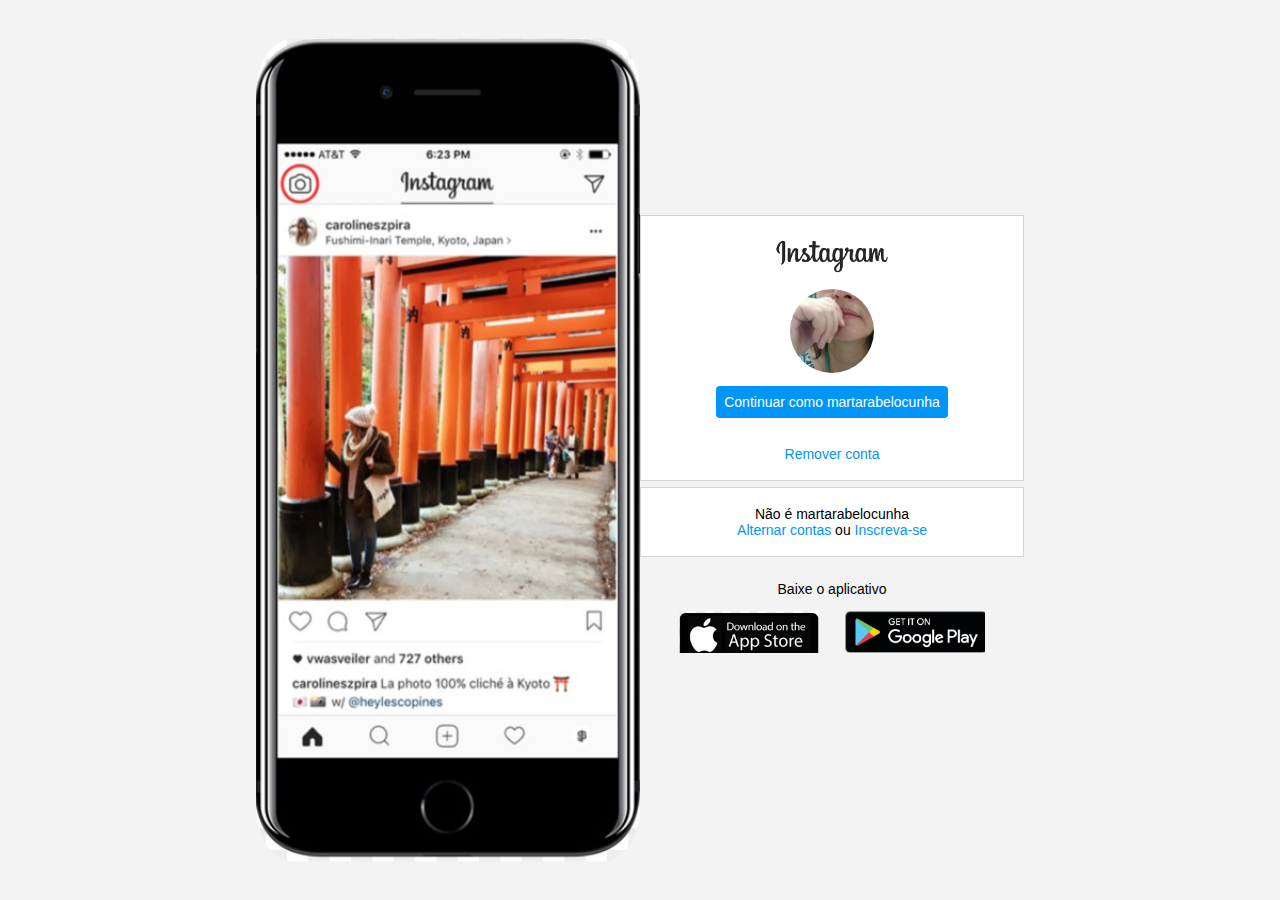
<file: index.html>
<!DOCTYPE html>
<html lang="en">
<head>
    <meta charset="UTF-8">
    <meta http-equiv="X-UA-Compatible" content="IE=edge">
    <meta name="viewport" content="width=device-width, initial-scale=1.0">
    <link rel="stylesheet" href="style.css">
    <title>Meu instagram</title>
</head>
<body>
    <div class="instagram-wrapper">
        <div class="instagram-phone">
            <img src="./img/mobile1.jpg" alt="celular">
        </div>
        <div class="instagram-continue">
            <div class="group">
                <img src="./img/Instagram-Logo.png" class="instagram-logo" alt="instagram-logo">
                <div class="profile-photo">
                    <img src="./img/profile-photo.png" alt="profile-photo">
                </div>
                <a href="#" class="instagram-login">Continuar como martarabelocunha</a>
                <a href="#" class="instagram-logout">Remover conta</a>
            </div>
            <div class="group">
                <p class="not-account">Não é martarabelocunha</p>
                <p class="not-account">
                    <span class="link-blue">Alternar contas</span>
                    ou
                    <span class="link-blue">Inscreva-se</span>
                </p>
            </div>
            <div class="get-the-app">
                <p class="get-app">Baixe o aplicativo</p>
                <div class="download">
                    <a href="#" class="app-download"></a>
                    <a href="#" class="app-download"></a>
                </div>                
            </div>
        </div>
    </div>
</body>
</html>
</file>
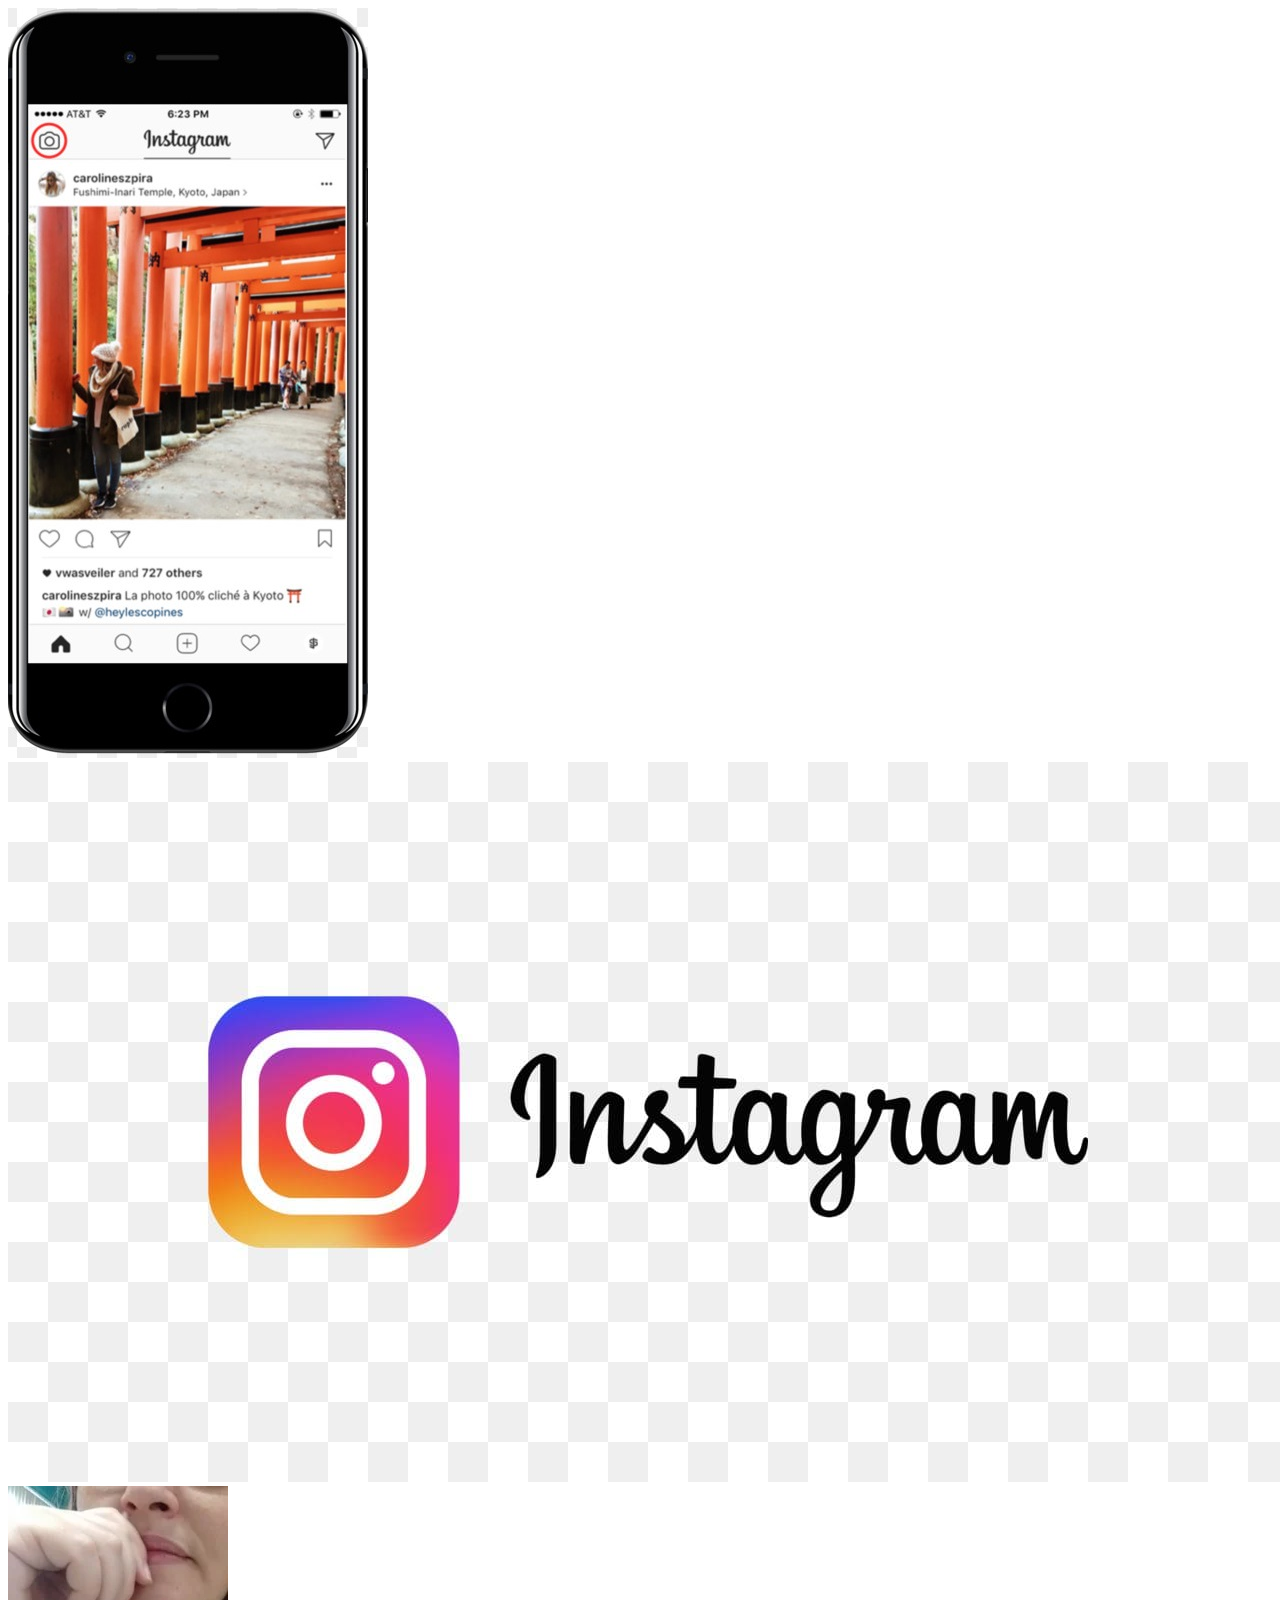
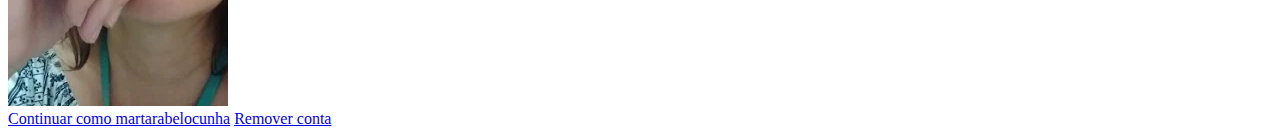
<file: index-parte1.html>
<!DOCTYPE html>
<html lang="en">
<head>
    <meta charset="UTF-8">
    <meta http-equiv="X-UA-Compatible" content="IE=edge">
    <meta name="viewport" content="width=device-width, initial-scale=1.0">
    <title>Meu instagram</title>
</head>
<body>
    <div class="instagram-wrapper">
        <div class="instragram-phone">
            <img src="./img/mobile1.jpg" alt="celular">
        </div>
        <div class="instagram-continue">
            <div class="group">
                <img src="./img/logo-instagram.jpg" class="instagram-logo" alt="instagram-logo">
                <div class="profile-photo">
                    <img src="./img/profile-photo.png" alt="profile-photo">
                </div>
                <a href="#1" class="instagram-login">Continuar como martarabelocunha</a>
                <a href="#2" class="instagram-logout">Remover conta</a>
                

            </div>
            <div class="group"></div>
            <div class="group"></div>
        </div>
    </div>
</body>
</html>
</file>
<file: style.css>
*{
    padding: 0;
    margin: 0;
    box-sizing: border-box;
    text-decoration: none;
    font-family: sans-serif;
    font-size: 14px;    
}
body{
    width: 100%;
    min-height: 100vh;
    background-color: rgb(243,243,243);
    margin: 0;
    padding: 0;
    display: flex;
    justify-content: center;
}
.instagram-wrapper{
    display: flex;
    align-items: center;
    justify-content: start;
    width: 60%;
    height: 100vh;
}
.instagram-phone{
    display: flex;
    align-items: center;
    justify-content: center;
    width: 50%;
}
.instagram-phone img{
    height: 100vh;
    border-radius: 10%;
    overflow: hidden;
    padding-top: 10%;
    padding-bottom: 10%;
}
.instagram-continue{
    display: flex;
    align-items: center;
    justify-content: space-around;
    flex-direction: column;
    width: 50%;
    min-height: 34rem;
}
.group{
    display: flex;
    justify-content: space-between;
    align-items: center;
    flex-direction: column;
    background-color: #ffffff;
    width: 100%;
    padding: 1.3rem 0;
    border: 1px solid lightgray;
}
.group:nth-child(1){ /*primeiro grupo de filhos*/
    min-height: 19rem;
}
.instagram-logo{
    height: 3rem;   
}
.profile-photo{
    display: flex;
    justify-content: center;
    align-items: center;
    border-radius: 50%;
    overflow: hidden; /* nao sai fora do radius*/
}
.profile-photo img{
    height: 6rem;
}
.instagram-login{
    background-color: #0095f6;
    color: #ffffff;
    padding: 8px;
    border-radius: 4px;
}
.instagram-logout{
    color: #0095f6;
    margin-top: 1rem;
}
.not-account{
    columns: rgb(160,160,160);
}
.link-blue{
    color: #0095f6;
}
.get-the-app{
    display: flex;
    flex-direction: column;
    align-items: center;
    justify-content: center;
    width: 100%;
    padding: 1.3rem 0;
}
.download{
    display: flex;
    width: 100%;
    justify-content: space-evenly;
    align-items: center;
    padding: 1rem;
}
.app-download{
    height: 3rem;
    width: 10rem;
    background-size: cover;
}
.app-download:nth-child(1){
    background-image: url('./img/apple-download.png');
}
.app-download:nth-child(2){
    background-image: url('./img/googleplay-download.png');
}
@media (max-width:1024px){
    .instagram-wrapper{
        width: 90%;        
    }
}
@media(max-width:650px){
    body{
        background-color: #ffffff;
    }
    .instagram-wrapper{
        width: 90%;
    }
    .instagram-phone{
        display: none;
    }
    .instagram-continue{
        width: 100%;
    }
    .group{
        border: 1px solid transparent;
    }
}
</file>
